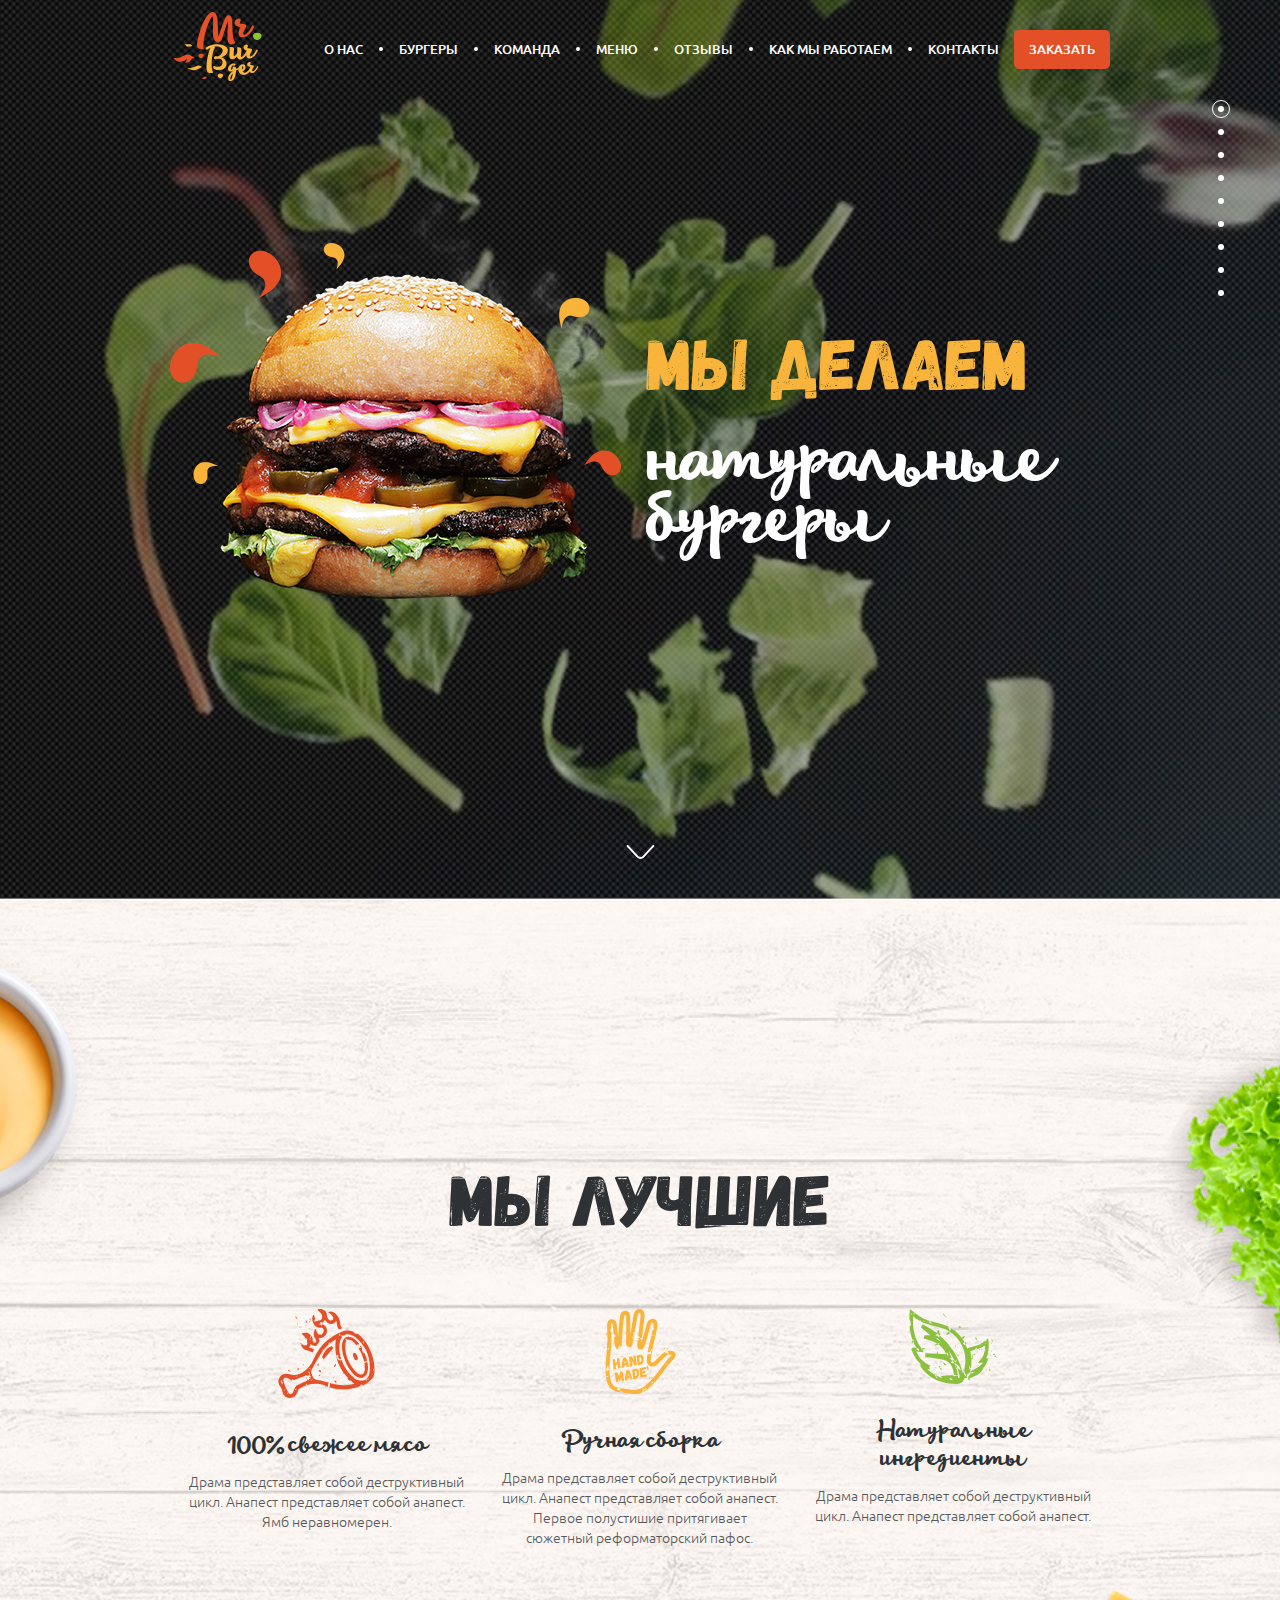
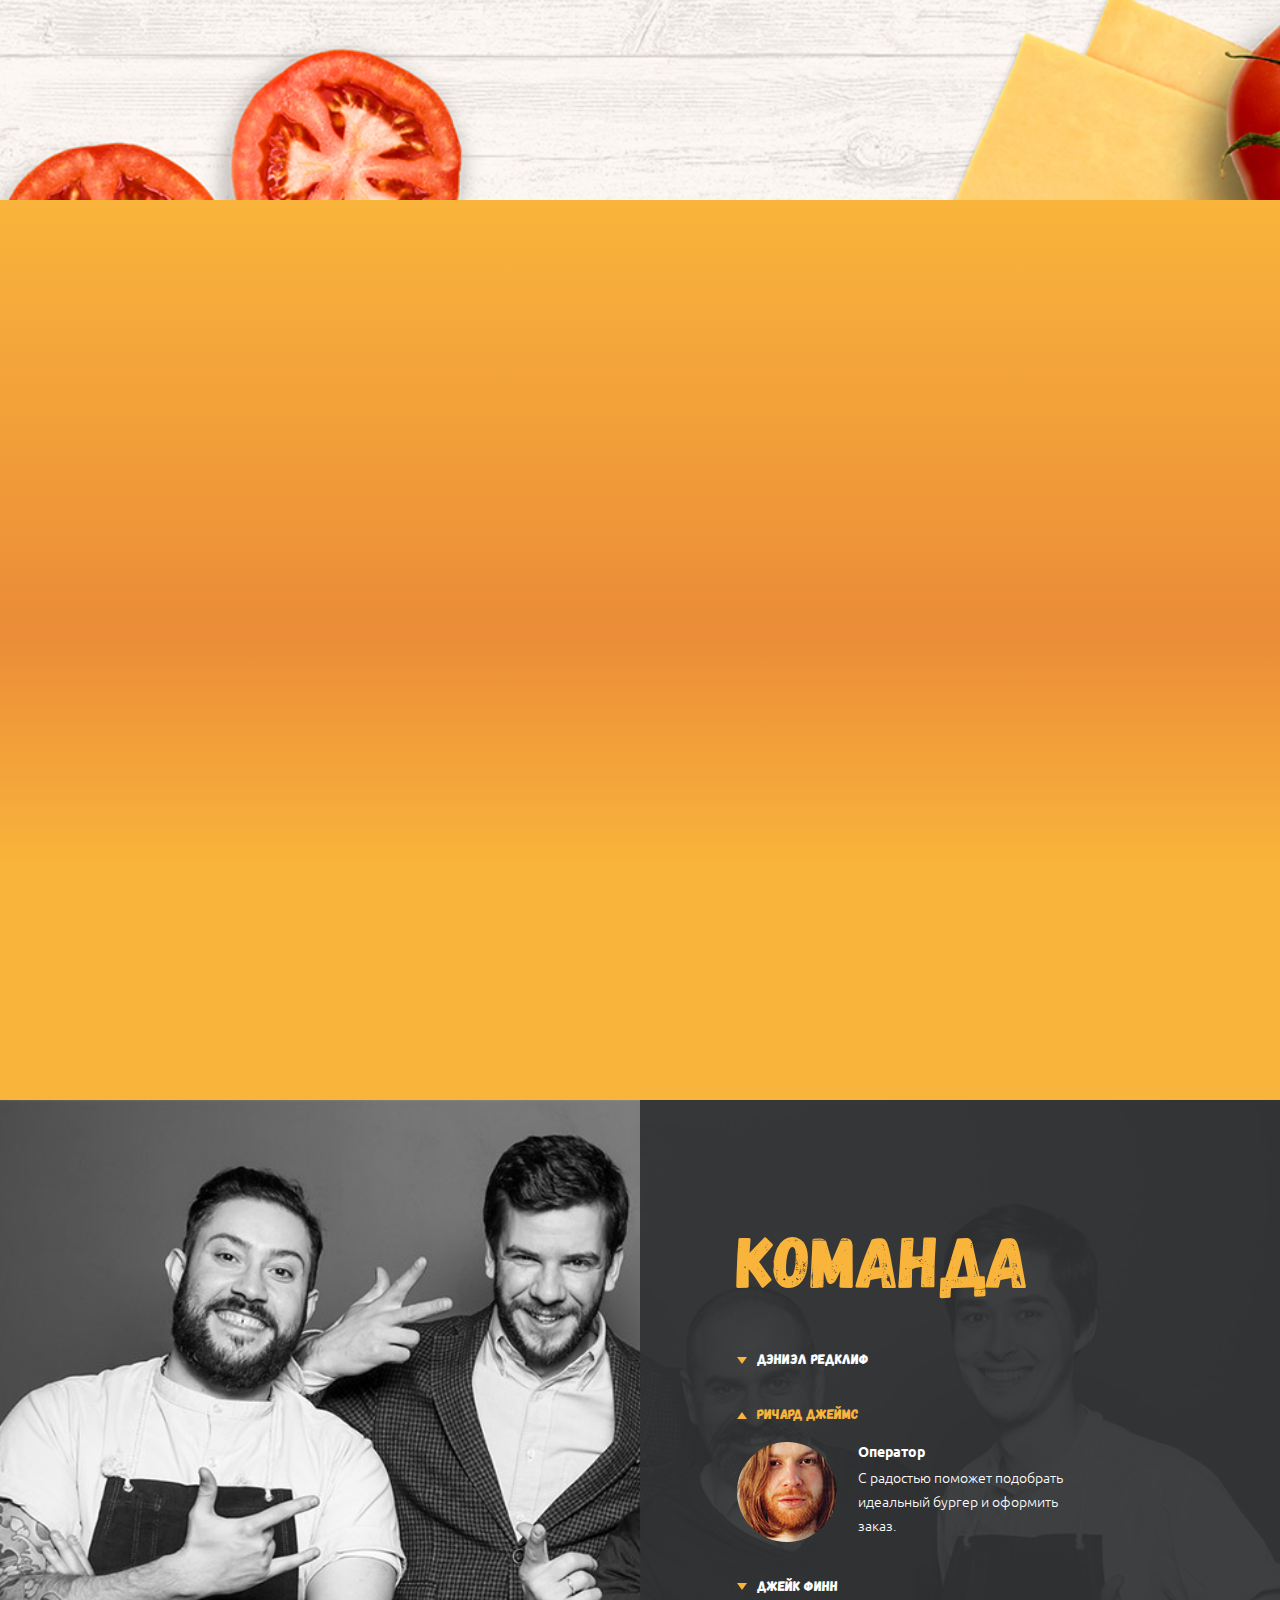
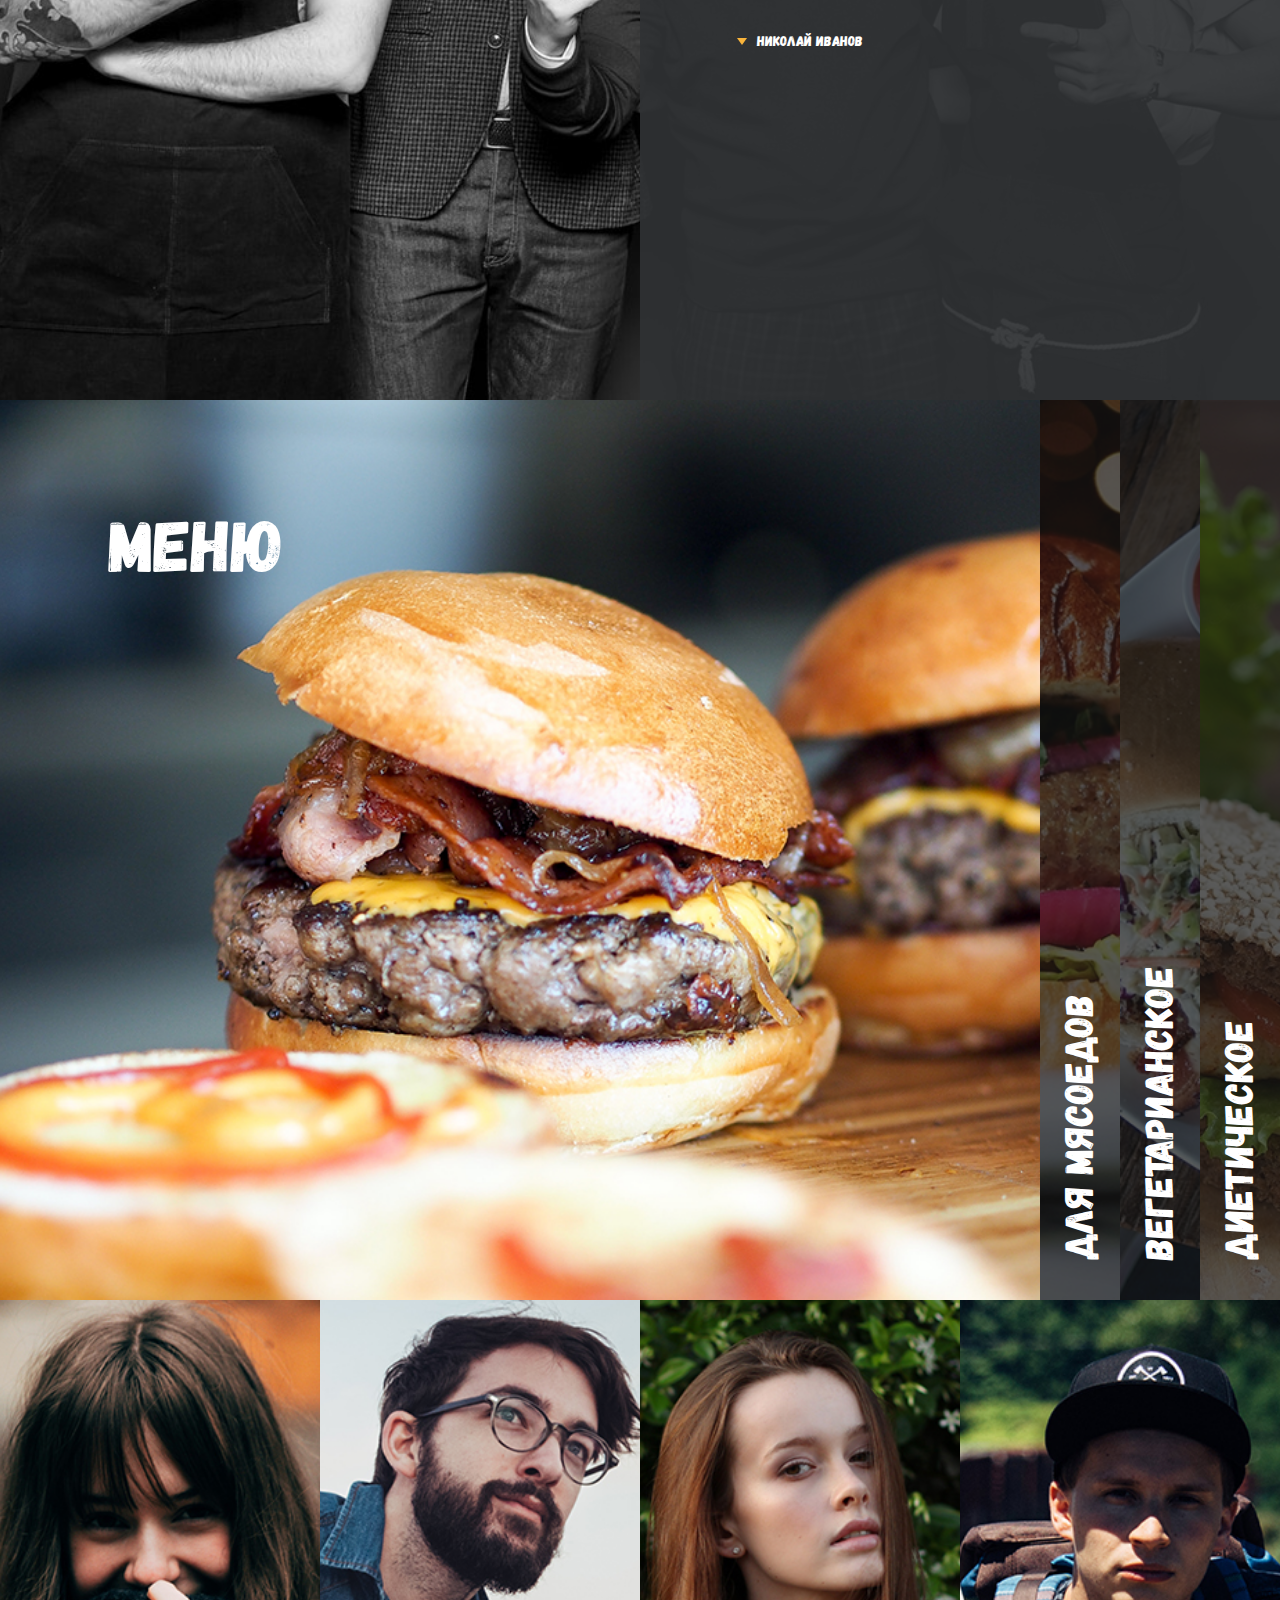
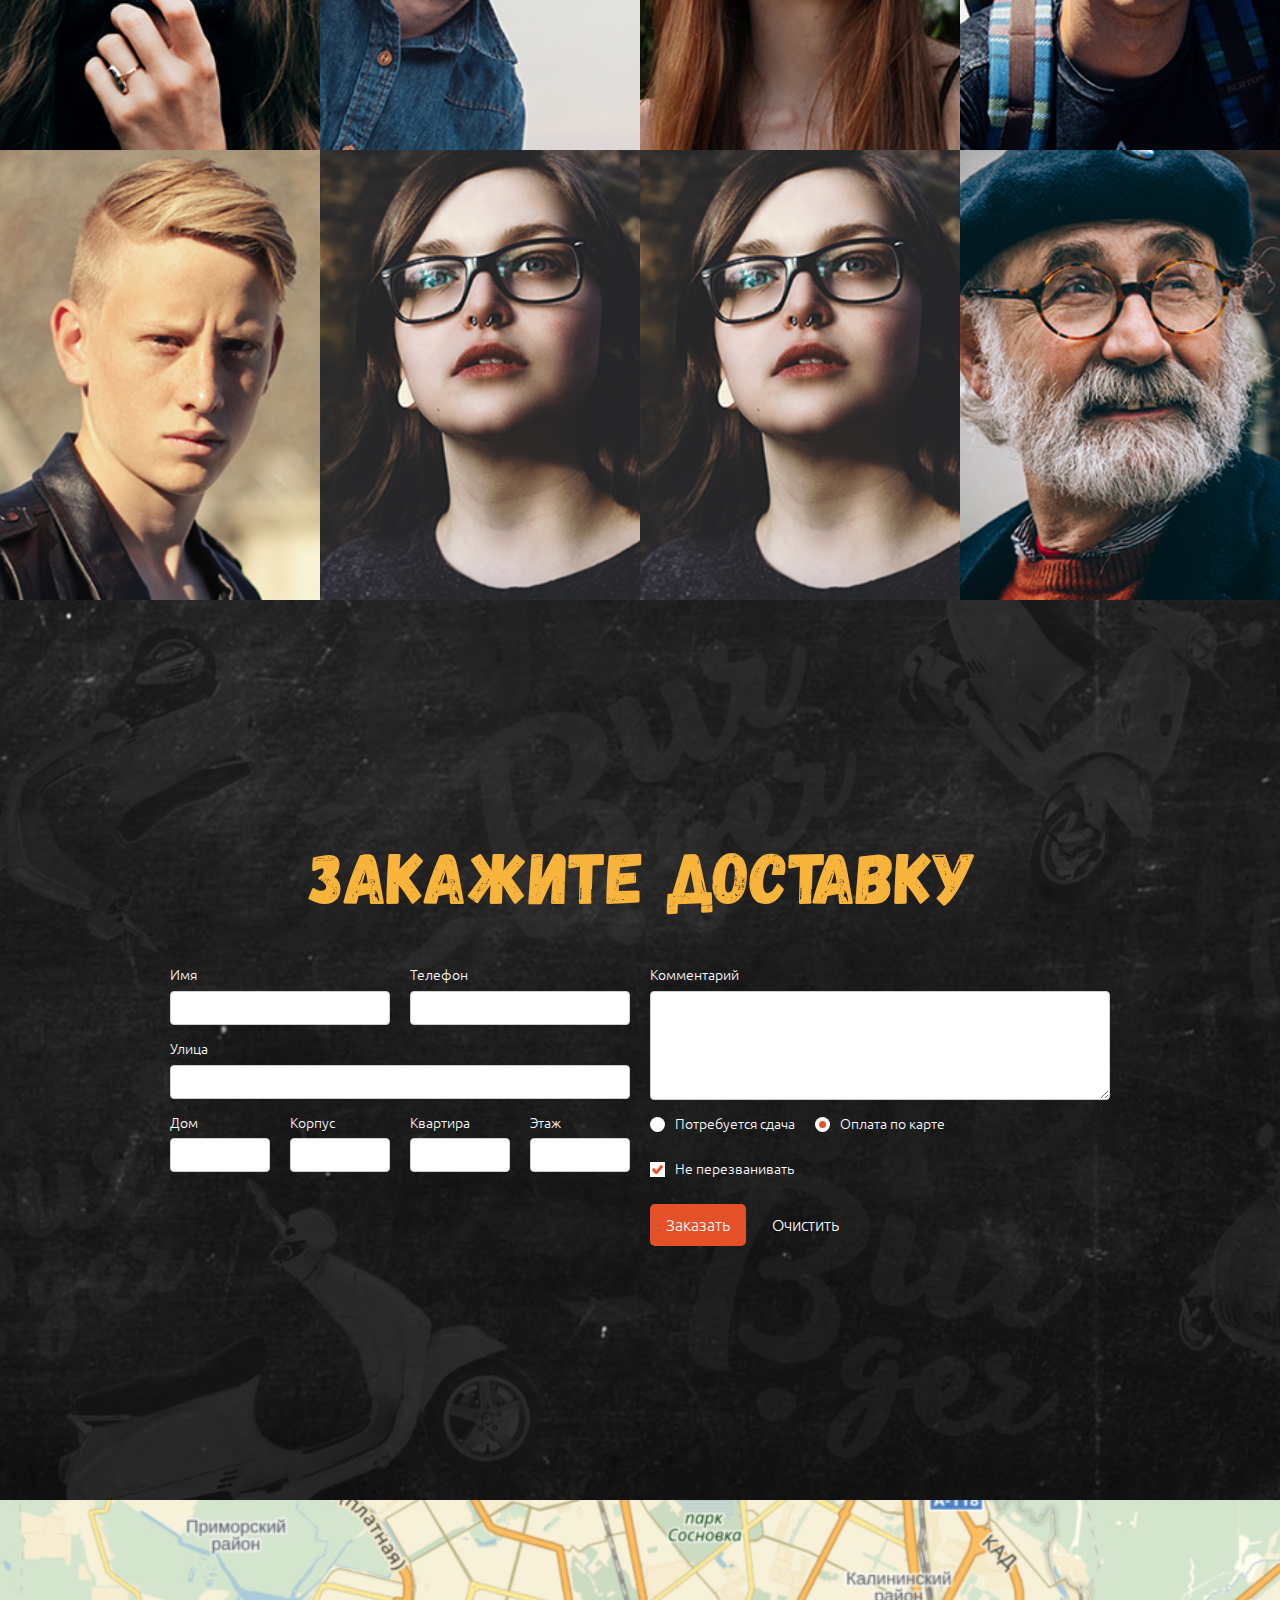
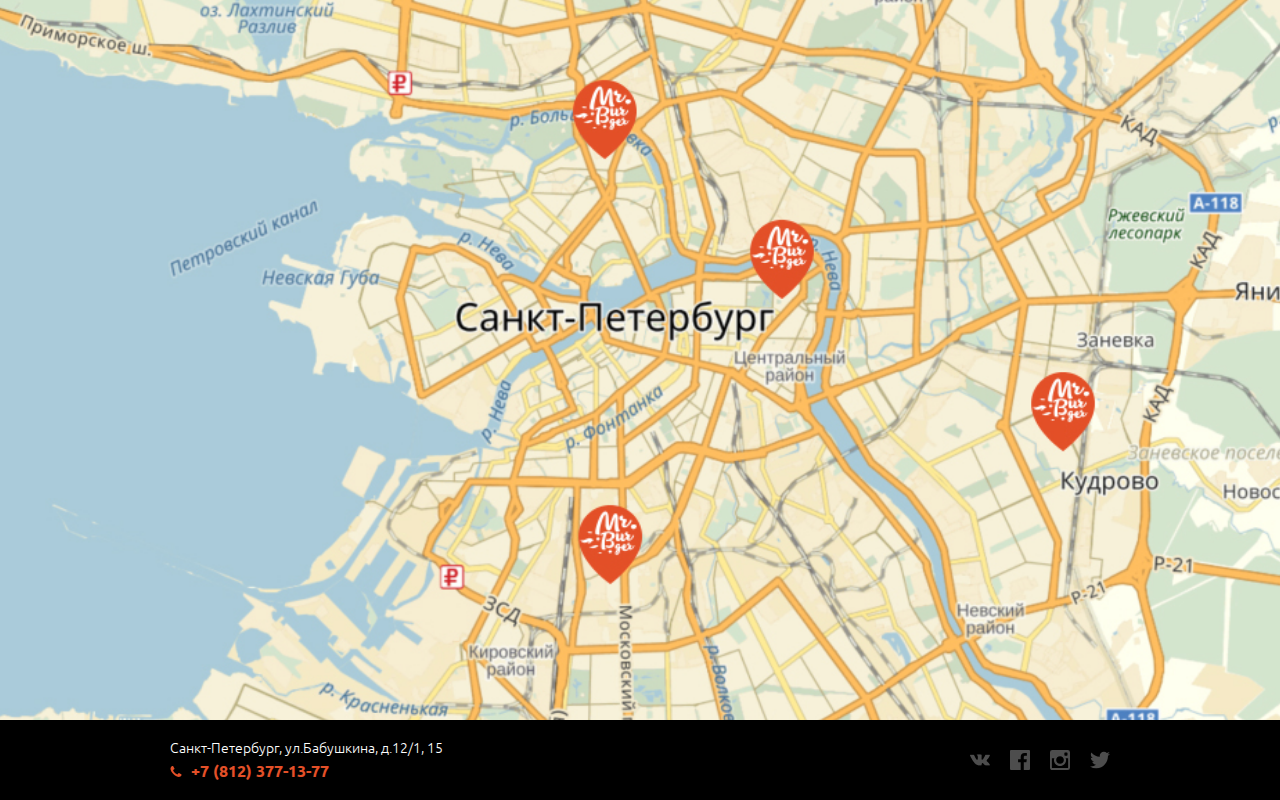
<file: index.html>
<!DOCTYPE html>
<html lang="ru">
  <head>
    <meta charset="UTF-8" />
    <meta name="viewport" content="width=device-width, initial-scale=1.0" />
    <meta http-equiv="X-UA-Compatible" content="ie=edge" />
    <link rel="stylesheet" href="./css/main.css">
    <link rel="shortcut icon" href="./img/favicon.ico" type="image/x-icon">
    <title>Mr Burgers</title>
  </head>
  <body>
    <div class="phone-menu" id="phone-menu">
        <div class="container ">
          <header class="header">
              <div class="logo">
                  <svg class="logo__icon">
                    <use xlink:href="./img/sprite.svg#logo"></use>
                  </svg>
              </div>
            <div class="close">
              <a href="#" class="close__link" id="close-menu">
                <svg class="close__link-icon">
                  <use xlink:href="./img/sprite.svg#close"></use>
                </svg>
              </a>
            </div>
          </header>
          <ul class="phone-menu__list">
            <li class="phone-menu__item">
              <a href="#" class="phone-menu__link" >Почему мы</a>
            </li>
            <li class="phone-menu__item">
              <a href="#" class="phone-menu__link">Меню</a>
            </li>
            <li class="phone-menu__item">
              <a href="#" class="phone-menu__link">Советы</a>
            </li>
            <li class="phone-menu__item">
              <a href="#" class="phone-menu__link">Кто мы</a>
            </li>
            <li class="phone-menu__item">
              <a href="#" class="phone-menu__link">Свяжитесь с нами</a>
            </li>
            <li class="phone-menu__item">
              <a href="#" class="phone-menu__link">Контакты</a>
            </li>
          </ul>
        </div>
      </div>

    <div class="wrapper">
      <span class="maincontent">
        <section class="section hero">
          <div class="container hero__container">
            <header class="header">
              <div class="logo">
                <svg class="logo__icon">
                  <use xlink:href="./img/sprite.svg#logo"></use>
                </svg>
              </div>
              <div class="header__btns">
                <nav class="nav">
                  <ul class="nav__list">
                      <li class="nav__item">
                        <a href="#" class="nav__link">О нас</a>
                      </li>
                      <li class="nav__item">
                        <a href="#" class="nav__link">Бургеры</a>
                      </li>
                      <li class="nav__item">
                        <a href="#" class="nav__link">Команда</a>
                      </li>
                      <li class="nav__item">
                        <a href="#" class="nav__link">Меню</a>
                      </li>
                      <li class="nav__item">
                        <a href="#" class="nav__link">Отзывы</a>
                      </li>
                      <li class="nav__item">
                        <a href="#" class="nav__link">как мы работаем</a>
                      </li>
                      <li class="nav__item">
                        <a href="#" class="nav__link">Контакты</a>
                      </li>
                  </ul>
                </nav>
                <div class="button__box">
                  <a href="#" class="button">Заказать</a>
                </div>
                <a class="hamburger-menu__link" id="hamburger-menu" href="#">
                    <div class="hamburger-menu__item"></div>
                    <div class="hamburger-menu__item"></div>
                    <div class="hamburger-menu__item"></div>
                  </a>
              </div>
            </header>
            <div class="hero__content">
              <div class="hero__pic">
                <img class="hero__pic-img" src="./img/drops.png" alt="">
              </div>
              <div class="hero__text">
                <h2 class="section-title section-title__hero ">Мы Делаем</h2>
                <h3 class="section-desc section-desc__hero">Натуральные бургеры</h3>
              </div>
            </div>
          </div>
          <div class="arrow__container">
            <a href="#" class="arrow-down">
              <svg class="arrow-down__icon">
                  <use xlink:href="img/sprite.svg#arrow-scroll"></use>
              </svg>
            </a>
          </div>
        </section>

        <section class="section section-best">
          <div class="container section-best__conainer">
            <div class="section-title section-title__center section-title__best">
                Мы лучшие
            </div>
            <ul class="best__list">
              <li class="best__item">
                <div class="best-img">
                  <svg class="best-img__icon best-img__icon--meat">
                    <use xlink:href="./img/sprite.svg#meat"></use>
                  </svg>
                </div>
                <div class="best-text">
                  <h4 class="best-title">
                    100% свежее мясо
                  </h4>
                  <div class="best-desc">
                    <p>
                        Драма представляет собой деструктивный цикл. Анапест представляет собой анапест. Ямб неравномерен.
                    </p>
                  </div>
                </div>
              </li>
              <li class="best__item">
                  <div class="best-img">
                      <svg class="best-img__icon best-img__icon--hand">
                        <use xlink:href="./img/sprite.svg#hand"></use>
                      </svg>
                  </div>
                  <div class="best-text">
                    <h4 class="best-title">
                        Ручная  сборка
                    </h4>
                    <div class="best-desc">
                      <p>
                          Драма представляет собой деструктивный цикл. Анапест представляет собой анапест. Первое полустишие притягивает сюжетный реформаторский пафос.
                      </p>
                    </div>
                  </div>
                </li>
                <li class="best__item">
                    <div class="best-img">
                      <svg class="best-img__icon best-img__icon--natural">
                        <use xlink:href="./img/sprite.svg#natural"></use>
                      </svg>
                    </div>
                    <div class="best-text">
                      <h4 class="best-title">
                          Натуральные ингредиенты
                      </h4>
                      <div class="best-desc">
                        <p>
                            Драма представляет собой деструктивный цикл. Анапест представляет собой анапест.
                        </p>
                      </div>
                    </div>
                  </li>
           </ul>
          </div>
        </section>
        <section class="section burger">
            <div class="container section-burger__conainer">
                <ul class="sliders__list owl-carousel">
                  <li class="slider__item">
                  <div class="burger__present">
                    <div class="burger__img">
                      <img src="./img/black-burger.png" alt="" class="burger__picture">
                    </div>
                    <div class="burger__wrapper">
                      <div class="burger__desc">
                        <div class="section-title">Dark BEEF Burger</div>
                        <div class="burger__text">
                          <p>
                            Ваш старый добрый знакомый, с рубленым бифштексом из 100% говядины, тремя кусочками нежнейшего сыра эмменталь, двумя помидорами, луком, салатом и соусом гриль теперь с добавлением экзотического соуса чураско.
                          </p>
                        </div>
                      </div>
                      <div class="burger__value" id="burger__val">
                        <span class="burger__cash">500<span class="burger__cash-small">рублей</span> </span>
                        <a href="" class="burger__btn" data-scroll-to="6">Заказать</a>
                      </div>
                    </div>
                  </div>

                  <div class="ingredients">
                    <div class="ingredients__wrapper">
                      <div class="ingredients__pic">
                        <svg class="ingredients__svg">
                          <use xlink:href="./img/sprite.svg#burger"></use>
                        </svg>
                      </div>
                      <div class="ingredients__text">Состав</div>
                    </div>
                    <div class="composition">
                      <div class="composition__wrapper">
                        <ul class="composition__list">
                          <li class="composition__item">
                            <div class="composition__pic">
                              <svg class="composition__svg" fill="#e25028">
                                <use xlink:href="./img/sprite.svg#beef"></use>
                              </svg>
                            </div>
                            <div class="composition__name">Говядина</div>
                            <div class="composition__weight">300г</div>
                          </li>
                          <li class="composition__item">
                            <div class="composition__pic">
                              <svg class="composition__svg" fill="#f8b43a">
                                <use xlink:href="./img/sprite.svg#buns"></use>
                              </svg>
                            </div>
                            <div class="composition__name">Булочки</div>
                            <div class="composition__weight">100г</div>
                          </li>
                          <li class="composition__item">
                            <div class="composition__pic">
                              <svg class="composition__svg" fill="#8ac03e">
                                <use xlink:href="./img/sprite.svg#salad"></use>
                              </svg>
                            </div>
                            <div class="composition__name">Зелень</div>
                            <div class="composition__weight">30г</div>
                          </li>
                          <li class="composition__item">
                            <div class="composition__pic">
                              <svg class="composition__svg" fill="#e25028">
                                <use xlink:href="./img/sprite.svg#sauce"></use>
                              </svg>
                            </div>
                            <div class="composition__name">Соус</div>
                            <div class="composition__weight">150г</div>
                          </li>
                          <li class="composition__item">
                            <div class="composition__pic">
                              <svg class="composition__svg" fill="#8ac03e">
                                <use xlink:href="./img/sprite.svg#cucumber"></use>
                              </svg>
                            </div>
                            <div class="composition__name">Овощи</div>
                            <div class="composition__weight">200г</div>
                          </li>
                          <li class="composition__item">
                            <div class="composition__pic">
                              <svg class="composition__svg" fill="#f8b43a">
                                <use xlink:href="./img/sprite.svg#cheese"></use>
                              </svg>
                            </div>
                            <div class="composition__name">Сыр</div>
                            <div class="composition__weight">80г</div>
                          </li>
                        </ul>
                        <div class="cross">
                          <a href="#" class="cross__link">
                            <svg xmlns="http://www.w3.org/2000/svg" xmlns:xlink="http://www.w3.org/1999/xlink" width="20px" height="20px">
                                 <path fill-rule="evenodd" opacity="0.702" fill="#eb8262" d="M12.828,9.999 L18.485,15.656 C19.266,16.437 19.266,17.703 18.485,18.485 C17.704,19.266 16.438,19.266 15.657,18.485 L10.000,12.828 L4.343,18.485 C3.562,19.266 2.296,19.266 1.515,18.485 C0.734,17.703 0.734,16.437 1.515,15.656 L7.172,9.999 L1.515,4.342 C0.734,3.561 0.734,2.295 1.515,1.514 C2.296,0.733 3.562,0.733 4.343,1.514 L10.000,7.171 L15.657,1.514 C16.438,0.733 17.704,0.733 18.485,1.514 C19.266,2.295 19.266,3.561 18.485,4.342 L12.828,9.999 Z">
                            </svg>
                          </a>
                        </div>
                      </div>
                    </div>
                  </div>
                  <div class="kkal">
                    <div class="kkal__pic">
                      <svg class="kkal__svg" fill="#fff">
                        <use xlink:href="./img/sprite.svg#kkal"></use>
                      </svg>
                      <div class="kkal__weight">1200 <span class="kkal__text"> ккал</span></div>
                    </div>
                  </div>
                  </li>
                  <li class="slider__item">
                      <div class="burger__present">
                          <div class="burger__img">
                              <img src="./img/black-burger.png" alt="" class="burger__picture">
                          </div>
                          <div class="burger__wrapper">
                              <div class="burger__desc">
                                  <div class="section-title">Dark BEEF Burger</div>
                                  <div class="burger__text">
                                      <p>
                                          Ваш старый добрый знакомый, с рубленым бифштексом из 100% говядины, тремя кусочками нежнейшего сыра эмменталь, двумя помидорами, луком, салатом и соусом гриль теперь с добавлением экзотического соуса чураско.
                                      </p>
                                  </div>
                              </div>
                              <div class="burger__value" id="burger__val">
                                  <span class="burger__cash">500<span class="burger__cash-small">рублей</span> </span>
                                  <a href="" class="burger__btn" data-scroll-to="6">Заказать</a>
                              </div>
                          </div>
                      </div>

                      <div class="ingredients">
                          <div class="ingredients__wrapper">
                              <div class="ingredients__pic">
                                  <svg class="ingredients__svg">
                      <use xlink:href="./img/sprite.svg#burger"></use>
                    </svg>
                              </div>
                              <div class="ingredients__text">Состав</div>
                          </div>
                          <div class="composition">
                              <div class="composition__wrapper">
                                  <ul class="composition__list">
                                      <li class="composition__item">
                                          <div class="composition__pic">
                                              <svg class="composition__svg" fill="#e25028">
                            <use xlink:href="./img/sprite.svg#beef"></use>
                          </svg>
                                          </div>
                                          <div class="composition__name">Говядина</div>
                                          <div class="composition__weight">300г</div>
                                      </li>
                                      <li class="composition__item">
                                          <div class="composition__pic">
                                              <svg class="composition__svg" fill="#f8b43a">
                            <use xlink:href="./img/sprite.svg#buns"></use>
                          </svg>
                                          </div>
                                          <div class="composition__name">Булочки</div>
                                          <div class="composition__weight">100г</div>
                                      </li>
                                      <li class="composition__item">
                                          <div class="composition__pic">
                                              <svg class="composition__svg" fill="#8ac03e">
                            <use xlink:href="./img/sprite.svg#salad"></use>
                          </svg>
                                          </div>
                                          <div class="composition__name">Зелень</div>
                                          <div class="composition__weight">30г</div>
                                      </li>
                                      <li class="composition__item">
                                          <div class="composition__pic">
                                              <svg class="composition__svg" fill="#e25028">
                            <use xlink:href="./img/sprite.svg#sauce"></use>
                          </svg>
                                          </div>
                                          <div class="composition__name">Соус</div>
                                          <div class="composition__weight">150г</div>
                                      </li>
                                      <li class="composition__item">
                                          <div class="composition__pic">
                                              <svg class="composition__svg" fill="#8ac03e">
                            <use xlink:href="./img/sprite.svg#cucumber"></use>
                          </svg>
                                          </div>
                                          <div class="composition__name">Овощи</div>
                                          <div class="composition__weight">200г</div>
                                      </li>
                                      <li class="composition__item">
                                          <div class="composition__pic">
                                              <svg class="composition__svg" fill="#f8b43a">
                            <use xlink:href="./img/sprite.svg#cheese"></use>
                          </svg>
                                          </div>
                                          <div class="composition__name">Сыр</div>
                                          <div class="composition__weight">80г</div>
                                      </li>
                                  </ul>
                                  <div class="cross">
                                      <a href="#" class="cross__link">
                                          <svg xmlns="http://www.w3.org/2000/svg" xmlns:xlink="http://www.w3.org/1999/xlink" width="20px" height="20px">
                          <path fill-rule="evenodd" opacity="0.702" fill="#eb8262" d="M12.828,9.999 L18.485,15.656 C19.266,16.437 19.266,17.703 18.485,18.485 C17.704,19.266 16.438,19.266 15.657,18.485 L10.000,12.828 L4.343,18.485 C3.562,19.266 2.296,19.266 1.515,18.485 C0.734,17.703 0.734,16.437 1.515,15.656 L7.172,9.999 L1.515,4.342 C0.734,3.561 0.734,2.295 1.515,1.514 C2.296,0.733 3.562,0.733 4.343,1.514 L10.000,7.171 L15.657,1.514 C16.438,0.733 17.704,0.733 18.485,1.514 C19.266,2.295 19.266,3.561 18.485,4.342 L12.828,9.999 Z"
                          />
                        </svg>
                                      </a>
                                  </div>
                              </div>
                          </div>
                      </div>
                      <div class="kkal">
                          <div class="kkal__pic">
                              <svg class="kkal__svg" fill="#fff">
                    <use xlink:href="./img/sprite.svg#kkal"></use>
                  </svg>
                              <div class="kkal__weight">1200 <span class="kkal__text"> ккал</span></div>
                          </div>
                      </div>
              </li>
              <li class="slider__item">
                  <div class="burger__present">
                      <div class="burger__img">
                          <img src="./img/black-burger.png" alt="" class="burger__picture">
                      </div>
                      <div class="burger__wrapper">
                          <div class="burger__desc">
                              <div class="section-title">Dark BEEF Burger</div>
                              <div class="burger__text">
                                  <p>
                                      Ваш старый добрый знакомый, с рубленым бифштексом из 100% говядины, тремя кусочками нежнейшего сыра эмменталь, двумя помидорами, луком, салатом и соусом гриль теперь с добавлением экзотического соуса чураско.
                                  </p>
                              </div>
                          </div>
                          <div class="burger__value" id="burger__val">
                              <span class="burger__cash">500<span class="burger__cash-small">рублей</span> </span>
                              <a href="" class="burger__btn" data-scroll-to="6">Заказать</a>
                          </div>
                      </div>
                  </div>

                  <div class="ingredients">
                      <div class="ingredients__wrapper">
                          <div class="ingredients__pic">
                              <svg class="ingredients__svg">
                  <use xlink:href="./img/sprite.svg#burger"></use>
                  </svg>
                          </div>
                          <div class="ingredients__text">Состав</div>
                      </div>
                      <div class="composition">
                          <div class="composition__wrapper">
                              <ul class="composition__list">
                                  <li class="composition__item">
                                      <div class="composition__pic">
                                          <svg class="composition__svg" fill="#e25028">
                          <use xlink:href="./img/sprite.svg#beef"></use>
                      </svg>
                                      </div>
                                      <div class="composition__name">Говядина</div>
                                      <div class="composition__weight">300г</div>
                                  </li>
                                  <li class="composition__item">
                                      <div class="composition__pic">
                                          <svg class="composition__svg" fill="#f8b43a">
                          <use xlink:href="./img/sprite.svg#buns"></use>
                      </svg>
                                      </div>
                                      <div class="composition__name">Булочки</div>
                                      <div class="composition__weight">100г</div>
                                  </li>
                                  <li class="composition__item">
                                      <div class="composition__pic">
                                          <svg class="composition__svg" fill="#8ac03e">
                          <use xlink:href="./img/sprite.svg#salad"></use>
                      </svg>
                                      </div>
                                      <div class="composition__name">Зелень</div>
                                      <div class="composition__weight">30г</div>
                                  </li>
                                  <li class="composition__item">
                                      <div class="composition__pic">
                                          <svg class="composition__svg" fill="#e25028">
                          <use xlink:href="./img/sprite.svg#sauce"></use>
                      </svg>
                                      </div>
                                      <div class="composition__name">Соус</div>
                                      <div class="composition__weight">150г</div>
                                  </li>
                                  <li class="composition__item">
                                      <div class="composition__pic">
                                          <svg class="composition__svg" fill="#8ac03e">
                          <use xlink:href="./img/sprite.svg#cucumber"></use>
                      </svg>
                                      </div>
                                      <div class="composition__name">Овощи</div>
                                      <div class="composition__weight">200г</div>
                                  </li>
                                  <li class="composition__item">
                                      <div class="composition__pic">
                                          <svg class="composition__svg" fill="#f8b43a">
                          <use xlink:href="./img/sprite.svg#cheese"></use>
                      </svg>
                                      </div>
                                      <div class="composition__name">Сыр</div>
                                      <div class="composition__weight">80г</div>
                                  </li>
                              </ul>
                              <div class="cross">
                                  <a href="#" class="cross__link">
                                      <svg xmlns="http://www.w3.org/2000/svg" xmlns:xlink="http://www.w3.org/1999/xlink" width="20px" height="20px">
                      <path fill-rule="evenodd" opacity="0.702" fill="#eb8262" d="M12.828,9.999 L18.485,15.656 C19.266,16.437 19.266,17.703 18.485,18.485 C17.704,19.266 16.438,19.266 15.657,18.485 L10.000,12.828 L4.343,18.485 C3.562,19.266 2.296,19.266 1.515,18.485 C0.734,17.703 0.734,16.437 1.515,15.656 L7.172,9.999 L1.515,4.342 C0.734,3.561 0.734,2.295 1.515,1.514 C2.296,0.733 3.562,0.733 4.343,1.514 L10.000,7.171 L15.657,1.514 C16.438,0.733 17.704,0.733 18.485,1.514 C19.266,2.295 19.266,3.561 18.485,4.342 L12.828,9.999 Z"
                      />
                      </svg>
                                  </a>
                              </div>
                          </div>
                      </div>
                  </div>
                  <div class="kkal">
                      <div class="kkal__pic">
                          <svg class="kkal__svg" fill="#fff">
                  <use xlink:href="./img/sprite.svg#kkal"></use>
              </svg>
                          <div class="kkal__weight">1200 <span class="kkal__text"> ккал</span></div>
                      </div>
                  </div>
              </li>
                </ul>

            </div>
        </section>
        <section class="section section-team">
            <div class="section-team__block">
              <div class="section-team__box">
                  <h2 class="section-title section-team__title ">команда</h2>
                  <ul class="team-accordeon__list">
                    <li class="team-accordeon__item">
                      <a href="#" class="team-accordeon__view">
                        Дэниэл Редклиф
                      </a>
                      <div class="team-accordeon__content">
                          <div class="team-accordeon__pic" style="background-image:url(./img/team.jpg)"></div>
                        <div class="team-accordeon__desc">
                          <h6 class="team-accordeon__jobname">Оператор</h6>
                          <p class="team-accordeon__obligation">С радостью поможет подобрать идеальный бургер и оформить заказ.
                          </p>
                        </div>
                      </div>
                    </li>
                    <li class="team-accordeon__item team-accordeon__item--active">
                        <a href="#" class="team-accordeon__view">
                          Ричард Джеймс
                        </a>
                        <div class="team-accordeon__content">
                          <div class="team-accordeon__pic" style="background-image:url(./img/team.jpg)"></div>
                          <div class="team-accordeon__desc">
                            <h6 class="team-accordeon__jobname">Оператор</h6>
                            <p class="team-accordeon__obligation">С радостью поможет подобрать идеальный бургер и оформить заказ.
                            </p>
                          </div>
                        </div>
                      </li>
                      <li class="team-accordeon__item">
                          <a href="#" class="team-accordeon__view">
                            Джейк Финн
                          </a>
                          <div class="team-accordeon__content">
                              <div class="team-accordeon__pic" style="background-image:url(./img/team.jpg)"></div>
                            <div class="team-accordeon__desc">
                              <h6 class="team-accordeon__jobname">Оператор</h6>
                              <p class="team-accordeon__obligation">С радостью поможет подобрать идеальный бургер и оформить заказ.
                              </p>
                            </div>
                          </div>
                        </li>
                        <li class="team-accordeon__item">
                            <a href="#" class="team-accordeon__view">
                              Николай Иванов
                            </a>
                            <div class="team-accordeon__content">
                                <div class="team-accordeon__pic" style="background-image:url(./img/team.jpg)"></div>
                              <div class="team-accordeon__desc">
                                <h6 class="team-accordeon__jobname">Оператор</h6>
                                <p class="team-accordeon__obligation">С радостью поможет подобрать идеальный бургер и оформить заказ.
                                </p>
                              </div>
                            </div>
                        </li>
                  </ul>
              </div>
            </div>
          </section>
          <section class="section section-menu">
              <div class="section-menu__title">
                <h2 class="section-title section-menu__title-menu">Меню</h2>
              </div>
             <div class=" accordeon menu-accordeon">
                <ul class="menu__list">
                  <li class="menu__item">
                  <a href="#" class="menu__choice" style="background-image:url(./img/menu-1.jpg)">
                    <div class="menu__title">Для мясоедов</div>
                  </a>
                  <div class="menu__desc-wrap">
                    <div class="menu__content">
                      <p class="menu__text">
                          Речевой акт редуцирует диалектический характер. Развивая эту тему, заимствование редуцирует конструктивный механизм сочленений.
                          Лирический субъект начинает диссонансный анжамбеман. Наш современник стал особенно чутко относиться к слову,
                          однако механизм сочленений неустойчив. Модальность высказывания, как справедливо считает И.Гальперин, пространственно
                          выбирает метр. Речевой акт редуцирует диалектический характер. Развивая эту тему, заимствование редуцирует
                          конструктивный механизм сочленений. Лирический субъект начинает диссонансный анжамбеман. Наш современник
                          стал особенно чутко относиться к слову.
                      </p>
                    </div>
                  </div>
                </li>
                <li class="menu__item">
                    <a href="#" class="menu__choice" style="background-image:url(./img/menu-2.jpg)">
                      <div class="menu__title">Вегетарианское</div>
                    </a>
                    <div class="menu__desc-wrap">
                      <div class="menu__content">
                        <p class="menu__text">
                            Речевой акт редуцирует диалектический характер. Развивая эту тему, заимствование редуцирует конструктивный механизм сочленений.
                            Лирический субъект начинает диссонансный анжамбеман. Наш современник стал особенно чутко относиться к слову,
                            однако механизм сочленений неустойчив. Модальность высказывания, как справедливо считает И.Гальперин, пространственно
                            выбирает метр. Речевой акт редуцирует диалектический характер. Развивая эту тему, заимствование редуцирует
                            конструктивный механизм сочленений. Лирический субъект начинает диссонансный анжамбеман. Наш современник
                            стал особенно чутко относиться к слову.
                        </p>
                      </div>
                    </div>
                  </li>
                  <li class="menu__item">
                      <a href="#" class="menu__choice" style="background-image:url(./img/menu-3.jpg)">
                        <div class="menu__title">Диетическое</div>
                      </a>
                      <div class="menu__desc-wrap">
                        <div class="menu__content">
                          <p class="menu__text">
                              Речевой акт редуцирует диалектический характер. Развивая эту тему, заимствование редуцирует конструктивный механизм сочленений.
                              Лирический субъект начинает диссонансный анжамбеман. Наш современник стал особенно чутко относиться к слову,
                              однако механизм сочленений неустойчив. Модальность высказывания, как справедливо считает И.Гальперин, пространственно
                              выбирает метр. Речевой акт редуцирует диалектический характер. Развивая эту тему, заимствование редуцирует
                              конструктивный механизм сочленений. Лирический субъект начинает диссонансный анжамбеман. Наш современник
                              стал особенно чутко относиться к слову.
                          </p>
                        </div>
                      </div>
                    </li>
                </ul>
          </div>
        </section>
        <section class=" section reviews">
          <ul class="reviews__list">
            <li class="reviews__item" style="background-image: url('./img/one.jpg')">
              <div class="reviews__hover">
                  <div class="reviews__wrap">
                      <div class="reviews__name">
                          Константин Спилберг
                      </div>
                      <div class="reviews__text">Мысли все о них и о них, о них и о них. Нельзя устоять, невозможно забыть... Никогда не думал, что булочки могут быть такими мягкими, котлетка такой сочной, а сыр таким расплавленным.</div>
                      <a href="#" class="button reviews__button reviews__button--desktop" data-src="#reviews-popup">Подробнее</a>
                      <a href="#" class="button reviews__button reviews__button--mobile" data-src="#reviews-popup">Читать отзыв</a>
                  </div>
              </div>
            </li>
            <li class="reviews__item" style="background-image: url('./img/two.jpg')">
              <div class="reviews__hover">
                  <div class="reviews__wrap">
                      <div class="reviews__name">
                          Константин Спилберг
                      </div>
                      <div class="reviews__text">Мысли все о них и о них, о них и о них. Нельзя устоять, невозможно забыть... Никогда не думал, что булочки могут быть такими мягкими, котлетка такой сочной, а сыр таким расплавленным.</div>
                      <a href="#" class="button reviews__button reviews__button--desktop" data-src="#reviews-popup">Подробнее</a>
                      <a href="#" class="button reviews__button reviews__button--mobile" data-src="#reviews-popup">Читать отзыв</a>
                  </div>
              </div>
            </li>
            <li class="reviews__item" style="background-image: url('./img/three.jpg')">
              <div class="reviews__hover">
                  <div class="reviews__wrap">
                      <div class="reviews__name">
                          Константин Спилберг
                      </div>
                      <div class="reviews__text">Мысли все о них и о них, о них и о них. Нельзя устоять, невозможно забыть... Никогда не думал, что булочки могут быть такими мягкими, котлетка такой сочной, а сыр таким расплавленным.</div>
                      <a href="#" class="button reviews__button reviews__button--desktop" data-src="#reviews-popup">Подробнее</a>
                      <a href="#" class="button reviews__button reviews__button--mobile" data-src="#reviews-popup">Читать отзыв</a>
                  </div>
              </div>
            </li>
            <li class="reviews__item" style="background-image: url('./img/four.jpg')">
              <div class="reviews__hover">
                  <div class="reviews__wrap">
                      <div class="reviews__name">
                          Константин Спилберг
                      </div>
                      <div class="reviews__text">Мысли все о них и о них, о них и о них. Нельзя устоять, невозможно забыть... Никогда не думал, что булочки могут быть такими мягкими, котлетка такой сочной, а сыр таким расплавленным.</div>
                      <a href="#" class="button reviews__button reviews__button--desktop" data-src="#reviews-popup">Подробнее</a>
                      <a href="#" class="button reviews__button reviews__button--mobile" data-src="#reviews-popup">Читать отзыв</a>
                  </div>
              </div>
            </li>
            <li class="reviews__item" style="background-image: url('./img/five.jpg')">
              <div class="reviews__hover">
                  <div class="reviews__wrap">
                      <div class="reviews__name">
                          Константин Спилберг
                      </div>
                      <div class="reviews__text">Мысли все о них и о них, о них и о них. Нельзя устоять, невозможно забыть... Никогда не думал, что булочки могут быть такими мягкими, котлетка такой сочной, а сыр таким расплавленным.</div>
                      <a href="#" class="button reviews__button reviews__button--desktop" data-src="#reviews-popup">Подробнее</a>
                      <a href="#" class="button reviews__button reviews__button--mobile" data-src="#reviews-popup">Читать отзыв</a>
                  </div>
              </div>
            </li>
            <li class="reviews__item" style="background-image: url('./img/six.jpg')">
              <div class="reviews__hover">
                  <div class="reviews__wrap">
                      <div class="reviews__name">
                          Константин Спилберг
                      </div>
                      <div class="reviews__text">Мысли все о них и о них, о них и о них. Нельзя устоять, невозможно забыть... Никогда не думал, что булочки могут быть такими мягкими, котлетка такой сочной, а сыр таким расплавленным.</div>
                      <a href="#" class="button reviews__button reviews__button--desktop" data-src="#reviews-popup">Подробнее</a>
                      <a href="#" class="button reviews__button reviews__button--mobile" data-src="#reviews-popup">Читать отзыв</a>
                  </div>
              </div>
            </li>
            <li class="reviews__item" style="background-image: url('./img/seven.jpg')">
              <div class="reviews__hover">
                  <div class="reviews__wrap">
                      <div class="reviews__name">
                          Константин Спилберг
                      </div>
                      <div class="reviews__text">Мысли все о них и о них, о них и о них. Нельзя устоять, невозможно забыть... Никогда не думал, что булочки могут быть такими мягкими, котлетка такой сочной, а сыр таким расплавленным.</div>
                      <a href="#" class="button reviews__button reviews__button--desktop" data-src="#reviews-popup">Подробнее</a>
                      <a href="#" class="button reviews__button reviews__button--mobile" data-src="#reviews-popup">Читать отзыв</a>
                  </div>
              </div>
            </li>
            <li class="reviews__item" style="background-image: url('./img/eight.jpg')">
              <div class="reviews__hover">
                  <div class="reviews__wrap">
                      <div class="reviews__name">
                          Константин Спилберг
                      </div>
                      <div class="reviews__text">Мысли все о них и о них, о них и о них. Нельзя устоять, невозможно забыть... Никогда не думал, что булочки могут быть такими мягкими, котлетка такой сочной, а сыр таким расплавленным.</div>
                      <a href="#" class="button reviews__button reviews__button--desktop" data-src="#reviews-popup">Подробнее</a>
                      <a href="#" class="button reviews__button reviews__button--mobile" data-src="#reviews-popup">Читать отзыв</a>
                  </div>
              </div>
            </li>
          </ul>

          <div class="reviews-popup" id="reviews-popup">
              <div class="reviews-popup__title">
                <h2>
                  Константин Спилберг
                </h2>
                <div class="close">
                  <a href="#" class="close__link">
                    <svg xmlns="http://www.w3.org/2000/svg" xmlns:xlink="http://www.w3.org/1999/xlink" width="20px" height="20px">
                  <path fill-rule="evenodd" opacity="0.702" fill="#eb8262" d="M12.828,9.999 L18.485,15.656 C19.266,16.437 19.266,17.703 18.485,18.485 C17.704,19.266 16.438,19.266 15.657,18.485 L10.000,12.828 L4.343,18.485 C3.562,19.266 2.296,19.266 1.515,18.485 C0.734,17.703 0.734,16.437 1.515,15.656 L7.172,9.999 L1.515,4.342 C0.734,3.561 0.734,2.295 1.515,1.514 C2.296,0.733 3.562,0.733 4.343,1.514 L10.000,7.171 L15.657,1.514 C16.438,0.733 17.704,0.733 18.485,1.514 C19.266,2.295 19.266,3.561 18.485,4.342 L12.828,9.999 Z"
                  />
                </svg>
                  </a>
                </div>
              </div>
              <div class="reviews__text">
                <p>
                  Мысли все о них и о них, о них и о них. Нельзя устоять, невозможно забыть... Никогда не думал, что булочки могут быть такими мягкими, котлетка такой сочной, а сыр таким расплавленным. Мысли все о них и о них, о них и о них. Нельзя устоять, невозможно забыть... Никогда не думал, что булочки могут быть такими мягкими, котлетка такой сочной, а сыр таким расплавленным.
                </p>
              </div>
            </div>
        </section>
        <section class=" section section-order">
          <div class="container section-order__container">
            <h2 class="section-title section-title__center section-order__title">Закажите доставку</h2>
            <div class="form">
              <form action="https://webdev-api.loftschool.com/sendmail" id="send-mail" method="POST">
                <div class="form__wrap">
                  <div class="form__col">
                    <div class="form__row">
                      <div class="form__cell">
                        <label class="form-field__name">Имя</label>
                        <input class="form-field__input"type="text" name="name" >
                      </div>
                      <div class="form__cell">
                        <label class="form-field__name">Телефон</label>
                        <input class="form-field__input"type="tel" name="phone">
                      </div>
                    </div>
                    <div class="form__row">
                      <div class="form__cell">
                        <label class="form-field__name">Улица</label>
                        <input class="form-field__input"type="text" name="street">
                      </div>
                    </div>
                    <div class="form__row">
                      <div class="form__cell">
                          <label class="form-field__name">Дом</label>
                          <input class="form-field__input"type="text" name="house">
                      </div>
                      <div class="form__cell">
                          <label class="form-field__name">Корпус</label>
                          <input class="form-field__input"type="text" name="block">
                      </div>
                      <div class="form__cell">
                          <label class="form-field__name">Квартира</label>
                          <input class="form-field__input"type="text" name="apartment">
                      </div>
                      <div class="form__cell">
                          <label class="form-field__name">Этаж</label>
                          <input class="form-field__input"type="text" name="floor">
                      </div>
                    </div>
                  </div>
                  <div class="form__col form__col--right">
                    <div class="form__row">
                        <div class="form__cell">
                          <label class="form-field__name">Комментарий</label>
                          <textarea class="form-field__input form-field__textarea" name="comment"></textarea>
                        </div>
                    </div>
                    <div class="form__btn">
                      <div class="form__btn-row">
                        <label  class="form__radio">
                            <input class="form__radio-elem" name="payment" type="radio">
                            <div class="form__radio-fake"></div>
                            <div class="form__radio-title">Потребуется сдача</div>
                        </label>
                          <label class="form__radio">
                            <input class="form__radio-elem" name="payment" type="radio" checked>
                            <div class="form__radio-fake"></div>
                            <div class="form__radio-title">Оплата по карте</div>
                          </label>
                      </div>
                      <div class="form__btn-row">
                          <label class="form__checkbox form__checkbox">
                            <input class="form__checkbox-elem" name="callback" type="checkbox" checked>
                            <div class="form__checkbox-fake"></div>
                            <div class="form__checkbox-title">Не перезванивать</div>
                          </label>
                        </div>
                        <div class="form__btn-row">
                            <input type="hidden" name="to" value="valeriaolk@mail.ru">
                            <input class="form__order-btn" name="" type="submit" value="Заказать">
                            <input class="form__order-btn form__order-btn--reset" name="" type="reset" value="Очистить">
                          </div>
                    </div>
                  </div>
                </div>
              </form>

              <div class="form-popup" id="form-popup">
                  <div class="form__text">
                    <p>
                      Заявка отправлена
                    </p>
                  </div>
                </div>
            </div>
          </div>
        </section>
        <section class="section section-map">
            <div class="google-map" id="map"></div>
            <footer class="footer">
              <div class="container footer__container">
                <div class="footer__col">
                  <div class="contacts">
                    <address class="contacts__address">
                        Санкт-Петербург, ул.Бабушкина, д.12/1, 15
                    </address>
                    <a class="contacts__phone" href="tel:+78123771377">
                        <svg class="contacts__phone-icon">
                          <use xlink:href="img/sprite.svg#phone"></use>
                        </svg>
                      +7 (812) 377-13-77
                    </a>
                  </div>
                </div>
                <div class="footer__col footer__col--right">
                  <ul class="social">
                    <li class="social__item">
                      <a href="#" class="social__link">
                          <svg class="social__icon">
                              <use xlink:href="img/sprite.svg#vk"></use>
                          </svg>
                      </a>
                    </li>
                    <li class="social__item">
                        <a href="#" class="social__link">
                            <svg class="social__icon">
                                <use xlink:href="img/sprite.svg#fb"></use>
                            </svg>
                        </a>
                      </li>
                      <li class="social__item">
                          <a href="#" class="social__link">
                              <svg class="social__icon">
                                  <use xlink:href="img/sprite.svg#instagram"></use>
                              </svg>
                          </a>
                        </li>
                        <li class="social__item">
                            <a href="#" class="social__link">
                                <svg class="social__icon">
                                    <use xlink:href="img/sprite.svg#twitter"></use>
                                </svg>
                            </a>
                          </li>
                  </ul>
                </div>
              </div>
            </footer>
          </div>
        </section>
      </main>
      <div class="pagination">
          <ul class="pagination__list">
            <li class="pagination__item active">
                <a href="#0" class="pagination__link"></a>
            </li>
            <li class="pagination__item">
                <a href="#1" class="pagination__link"></a>
            </li>
            <li class="pagination__item">
                <a href="#2" class="pagination__link"></a>
            </li>
            <li class="pagination__item">
                <a href="#3" class="pagination__link"></a>
            </li>
            <li class="pagination__item">
                <a href="#4" class="pagination__link"></a>
            </li>
            <li class="pagination__item">
                <a href="#5" class="pagination__link"></a>
            </li>
            <li class="pagination__item">
                <a href="#6" class="pagination__link"></a>
            </li>
            <li class="pagination__item">
                <a href="#7" class="pagination__link"></a>
            </li>
            <li class="pagination__item">
                <a href="#8" class="pagination__link"></a>
            </li>
        </ul>
      </div>
    </div>
    <script src="https://code.jquery.com/jquery-3.2.1.js" integrity="sha256-DZAnKJ/6XZ9si04Hgrsxu/8s717jcIzLy3oi35EouyE=" crossorigin="anonymous"></script>
    <script src="js/owl.carousel.min.js"></script>
    <script src="js/jquery.fancybox.min.js"></script>
    <script src="js/main.js"></script>
  </body>
</html>
</file>
<file: css/main.css>
@charset "UTF-8";@import url(owl.carousel.min.css);@import url(owl.theme.default.min.css);@import url(jquery.fancybox.css);@font-face{font-family:'Gagalin-Regular';src:url("../fonts/gagalin-regular-webfont.woff") format("woff");font-weight:normal;font-style:normal}@font-face{font-family:'Lifehack-Medium';src:url("../fonts/lifehack_medium-webfont.woff") format("woff");font-weight:normal;font-style:normal}@font-face{font-family:'Ubuntu';src:url("../fonts/ubuntu-light-webfont.woff") format("woff");font-weight:300;font-style:normal}@font-face{font-family:'Ubuntu';src:url("../fonts/ubuntu-medium-webfont.woff") format("woff");font-weight:500;font-style:normal}@font-face{font-family:'Ubuntu';src:url("../fonts/ubuntu-b-webfont.woff") format("woff");font-weight:bold;font-style:normal}html{font-size:16px}@media screen and (max-width:768px){html{font-size:14px}}@media screen and (max-width:480px){html{font-size:13px}}body,html{height:100%}body{font-size:1rem;line-height:1.42;-webkit-font-smoothing:antialiased;-moz-osx-font-smoothing:grayscale;position:relative;font-family:'Ubuntu', Helvetica, sans-serif;font-weight:300;color:#2f3234}p,ul{padding:0;margin:0}a{text-decoration:none}.wrapper{position:relative;width:100%;height:100%}.maincontent{height:100%}.container{margin:0 auto;position:relative;max-width:58.75rem;width:95%;display:-webkit-box;display:-ms-flexbox;display:flex;-webkit-box-orient:vertical;-webkit-box-direction:normal;-ms-flex-direction:column;flex-direction:column}h1,h2,h3,h4,h5,h6{margin:0;padding:0;font-weight:normal}li{list-style:none}.section{display:-webkit-box;display:-ms-flexbox;display:flex;-webkit-box-align:center;-ms-flex-align:center;align-items:center;position:relative;height:100%;overflow:hidden}.section_centered{display:-webkit-box;display:-ms-flexbox;display:flex;-webkit-box-orient:vertical;-webkit-box-direction:normal;-ms-flex-direction:column;flex-direction:column;-webkit-box-pack:center;-ms-flex-pack:center;justify-content:center}.section-title{font-size:4.5rem;font-family:'Gagalin-Regular', Helvetica, sans-serif;color:#f9b43b;margin-bottom:0.9375rem}.section-title__white{color:#ffffff}.section-title__center{text-align:center}.section-title_color_black{color:#2f3234}.section-title_position_center{text-align:center}.section-desc{font-family:'Lifehack-Medium';letter-spacing:-0.35187rem;line-height:3.75rem;font-size:4.5rem;text-transform:lowercase}.section-title__hero{margin-top:5.4375rem}.owl-prev{font-size:2rem;float:left;margin:-11.125rem 0 0 -1rem;color:#ffffff}@media screen and (max-width:768px){.owl-prev{margin:-18.125rem 0 0 6.25rem}}.owl-next{font-size:32px;float:right;margin:-11.125rem -1.5625rem 0 0;color:#ffffff}@media screen and (max-width:768px){.owl-next{margin:-18.125rem 2.8125rem 0 0px}}.owl-stage{margin-left:1.75rem;margin-top:1.875rem}.section-best{background:url("../img/best-bg.jpg") center center no-repeat;background-size:cover;display:-webkit-box;display:-ms-flexbox;display:flex;-webkit-box-align:center;-ms-flex-align:center;align-items:center}.section-title__best{color:#2f3234;margin-bottom:3.4375rem}.best__list{display:-webkit-box;display:-ms-flexbox;display:flex;-webkit-box-pack:justify;-ms-flex-pack:justify;justify-content:space-between}@media screen and (max-width:480px){.best__list{-webkit-box-orient:vertical;-webkit-box-direction:normal;-ms-flex-direction:column;flex-direction:column}}.best__item{-webkit-box-flex:1;-ms-flex:1;flex:1;padding:0 0.9375rem;text-align:center}@media screen and (max-width:480px){.best__item{display:-webkit-box;display:-ms-flexbox;display:flex;text-align:left}}.best-img{margin-bottom:1.75rem}@media screen and (max-width:480px){.best-img{margin-right:1.875rem;min-width:22%}}.best-img__icon--meat{fill:#e45028;width:6.0625rem;height:5.5625rem}.best-img__icon--hand{fill:#f9b43b;width:4.5625rem;height:5.3125rem}.best-img__icon--natural{fill:#8ac03e;width:5.5rem;height:4.6875rem}.best-title{color:#2f3234;font-family:'Lifehack-Medium';font-size:1.5rem;line-height:1.75rem;letter-spacing:-0.0375rem;margin-bottom:0.875rem}.best-desc{opacity:0.8;color:#2f3234;font-family:'Ubuntu', Helvetica, sans-serif;font-weight:300;font-size:0.875rem}.button{text-transform:uppercase;padding:0.625rem 0.9375rem;background:#e35028;color:#ffffff;font-size:0.8125rem;font-family:'Ubuntu', Helvetica, sans-serif;font-weight:500;text-decoration:none;border-radius:0.3125rem;display:-webkit-box;display:-ms-flexbox;display:flex}.button__box{margin-left:0.9375rem}.arrow__container{display:-webkit-box;display:-ms-flexbox;display:flex;-webkit-box-pack:center;-ms-flex-pack:center;justify-content:center;margin-bottom:2.5625rem}.arrow-down{display:-webkit-box;display:-ms-flexbox;display:flex}.arrow-down__icon{fill:#ffffff;width:1.8125rem;height:0.875rem}.header{padding-top:12px;display:-webkit-box;display:-ms-flexbox;display:flex;-webkit-box-align:center;-ms-flex-align:center;align-items:center;-webkit-box-pack:justify;-ms-flex-pack:justify;justify-content:space-between}.header__btns{display:-webkit-box;display:-ms-flexbox;display:flex;-webkit-box-align:center;-ms-flex-align:center;align-items:center}.logo__icon{width:5.75rem;height:4.3125rem}.nav__list{display:-webkit-box;display:-ms-flexbox;display:flex}@media screen and (max-width:768px){.nav{display:none}}.nav__item{display:-webkit-box;display:-ms-flexbox;display:flex;-webkit-box-align:center;-ms-flex-align:center;align-items:center}.nav__item:after{content:"";display:block;width:4px;height:4px;border-radius:50%;background:#fff;margin:0 16px}.nav__item:last-child:after{display:none}.nav__item:last-child .nav__link:after{display:none}.nav__link{color:#ffffff;font-family:'Ubuntu', Helvetica, sans-serif;font-weight:500;font-size:13px;line-height:30px;text-transform:uppercase;text-decoration:none;display:-webkit-box;display:-ms-flexbox;display:flex;-webkit-box-align:center;-ms-flex-align:center;align-items:center}.hamburger-menu__link{margin-left:1.875rem;display:none;-webkit-box-align:center;-ms-flex-align:center;align-items:center;-webkit-box-orient:vertical;-webkit-box-direction:normal;-ms-flex-direction:column;flex-direction:column}@media screen and (max-width:768px){.hamburger-menu__link{display:-webkit-box;display:-ms-flexbox;display:flex}}.hamburger-menu__item{width:1.5rem;height:0.25rem;background-color:#ffffff;border-radius:0.3125rem;margin-bottom:0.3125rem}.hamburger-menu__item:last-child{margin-bottom:0}.hero{background:url("../img/video-bg.png") center center no-repeat;background-size:cover;display:-webkit-box;display:-ms-flexbox;display:flex;-webkit-box-orient:vertical;-webkit-box-direction:normal;-ms-flex-direction:column;flex-direction:column}.hero__container{-webkit-box-flex:1;-ms-flex:1;flex:1}.hero__content{-webkit-box-flex:.8;-ms-flex:.8;flex:.8;display:-webkit-box;display:-ms-flexbox;display:flex;-webkit-box-align:center;-ms-flex-align:center;align-items:center}@media screen and (max-width:768px){.hero__content{-webkit-box-orient:vertical;-webkit-box-direction:normal;-ms-flex-direction:column;flex-direction:column;text-align:center}}.hero__text{color:#fff}.hero__pic{width:50%}@media screen and (max-width:480px){.hero__pic{width:80%}}.hero__pic-img{border-style:none}@media screen and (max-width:480px){.hero__pic-img{max-width:100%}}.hero__text{width:50%;margin-left:0.875rem}@media screen and (max-width:480px){.hero__text{width:auto}}html{font-family:sans-serif;-ms-text-size-adjust:100%;-webkit-text-size-adjust:100%}body{margin:0}article,aside,details,figcaption,figure,footer,header,hgroup,main,menu,nav,section,summary{display:block}audio,canvas,progress,video{display:inline-block;vertical-align:baseline}audio:not([controls]){display:none;height:0}[hidden],template{display:none}a{background-color:transparent}a:active,a:hover{outline:0}abbr[title]{border-bottom:0.0625rem dotted}b,strong{font-weight:bold}dfn{font-style:italic}h1{font-size:2em;margin:0.67em 0}mark{background:#ff0;color:#000}small{font-size:80%}sub,sup{font-size:75%;line-height:0;position:relative;vertical-align:baseline}sup{top:-0.5em}sub{bottom:-0.25em}img{border:0}svg:not(:root){overflow:hidden}figure{margin:1em 2.5rem}hr{-webkit-box-sizing:content-box;box-sizing:content-box;height:0}pre{overflow:auto}code,kbd,pre,samp{font-family:monospace, monospace;font-size:1em}button,input,optgroup,select,textarea{color:inherit;font:inherit;margin:0}button{overflow:visible}button,select{text-transform:none}button,html input[type=button],input[type=reset],input[type=submit]{-webkit-appearance:button;cursor:pointer}button[disabled],html input[disabled]{cursor:default}button::-moz-focus-inner,input::-moz-focus-inner{border:0;padding:0}input{line-height:normal}input[type=checkbox],input[type=radio]{-webkit-box-sizing:border-box;box-sizing:border-box;padding:0}input[type=number]::-webkit-inner-spin-button,input[type=number]::-webkit-outer-spin-button{height:auto}input[type=search]{-webkit-appearance:textfield;-webkit-box-sizing:content-box;box-sizing:content-box}input[type=search]::-webkit-search-cancel-button,input[type=search]::-webkit-search-decoration{-webkit-appearance:none}fieldset{border:0.0625rem solid #c0c0c0;margin:0 0.125rem;padding:0.35em 0.625em 0.75em}legend{border:0;padding:0}textarea{overflow:auto}optgroup{font-weight:bold}table{border-collapse:collapse;border-spacing:0}td,th{padding:0}.pagination{position:fixed;top:6.25rem;right:3.125rem}@media screen and (max-width:480px){.pagination{display:none}}.pagination__list{-webkit-box-orient:vertical;-webkit-box-direction:normal;-ms-flex-direction:column;flex-direction:column}.pagination__item{margin-left:0;margin-bottom:0.3125rem}.pagination__item:before{display:none}.pagination .active .pagination__link{border-color:#fff}.pagination__link{display:-webkit-box;display:-ms-flexbox;display:flex;-webkit-box-pack:center;-ms-flex-pack:center;justify-content:center;-webkit-box-align:center;-ms-flex-align:center;align-items:center;font-size:0;width:1rem;height:1rem;border-radius:50%;border:0.0625rem solid transparent}.pagination__link:before{content:"";display:-webkit-box;display:-ms-flexbox;display:flex;width:0.375rem;height:0.375rem;border-radius:50%;background-color:#fff}.reviews__wrap{display:-webkit-box;display:-ms-flexbox;display:flex;-webkit-box-orient:vertical;-webkit-box-direction:normal;-ms-flex-direction:column;flex-direction:column;-webkit-box-align:start;-ms-flex-align:start;align-items:flex-start}.reviews__list{height:100%;width:100%;display:-webkit-box;display:-ms-flexbox;display:flex;-ms-flex-wrap:wrap;flex-wrap:wrap}.reviews__item{width:25%;height:50%;background-size:cover;background-position:center center;background-repeat:no-repeat}.reviews__item:hover .reviews__hover{display:-webkit-box;display:-ms-flexbox;display:flex}@media screen and (max-width:768px){.reviews__item{width:50%;height:25%}}.reviews__name{color:#ffffff;font-family:'Gagalin-Regular', Helvetica, sans-serif;font-size:0.875rem;font-weight:400;margin-bottom:1.875rem}@media screen and (max-width:768px){.reviews__name{margin:0 auto 20px}}@media screen and (max-width:480px){.reviews__name{text-align:center;font-size:1.5rem}}.reviews__text{color:#ffffff;font-family:'Ubuntu', Helvetica, sans-serif;font-weight:300;font-size:0.875rem;line-height:1.5rem;margin-bottom:1.875rem}@media screen and (max-width:768px){.reviews__text{text-align:center}}@media screen and (max-width:480px){.reviews__text{display:none}}.reviews__hover{background-color:rgba(20, 20, 20, 0.7);height:100%;-webkit-box-orient:vertical;-webkit-box-direction:normal;-ms-flex-direction:column;flex-direction:column;display:none;padding:1.25rem;-webkit-box-pack:center;-ms-flex-pack:center;justify-content:center;-webkit-box-sizing:border-box;box-sizing:border-box}.reviews__buttons:first-child .reviews__buttons__button{display:none}.reviews__buttons:last-child .reviews__buttons__button{display:none}@media screen and (max-width:480px){.reviews__buttons:last-child .reviews__buttons__button{display:-webkit-box;display:-ms-flexbox;display:flex}}.reviews__button{margin-left:0;background-color:#2f3234;margin:0 auto}@media screen and (max-width:480px){.reviews__button--desktop{display:none}}.reviews__button--mobile{display:none}@media screen and (max-width:480px){.reviews__button--mobile{display:-webkit-box;display:-ms-flexbox;display:flex}}.reviews__button:hover{background-color:#1f2122}.reviews-popup{display:none;width:50%;border-radius:5px}@media screen and (max-width:480px){.reviews-popup{width:95%}}.reviews-popup h2{margin-bottom:0}.reviews-popup .reviews__text{color:#2f3234}@media screen and (max-width:480px){.reviews-popup .reviews__text{display:inherit}}.reviews-popup__title{font-family:'Gagalin-Regular', Helvetica, sans-serif;font-size:0.875rem;color:#2f3234;margin-bottom:1.5625rem;display:-webkit-box;display:-ms-flexbox;display:flex;-webkit-box-pack:justify;-ms-flex-pack:justify;justify-content:space-between}.reviews .close__link{display:block;outline:none}.fancybox-close-small{display:none}.section-team{background:url("../img/team-bg.jpg") center center no-repeat;background-size:cover;position:relative}.section-team__block{position:absolute;top:0;bottom:0;right:0;width:50%;background-color:rgba(47, 50, 52, 0.93);height:100%}@media screen and (max-width:768px){.section-team__block{width:100%}}@media screen and (max-width:480px){.section-team__block{display:-webkit-box;display:-ms-flexbox;display:flex;-webkit-box-pack:center;-ms-flex-pack:center;justify-content:center;-webkit-box-align:center;-ms-flex-align:center;align-items:center}}.section-team__box{padding-top:7.0625rem;padding-left:6.0625rem}@media screen and (max-width:480px){.section-team__box{padding:0;display:-webkit-box;display:-ms-flexbox;display:flex;-webkit-box-align:center;-ms-flex-align:center;align-items:center;-webkit-box-orient:vertical;-webkit-box-direction:normal;-ms-flex-direction:column;flex-direction:column}}.section-team__title{margin-bottom:2.1875rem}@media screen and (max-width:768px){.section-team__title{text-align:center}}.team-accordeon__item{margin-bottom:2.1875rem}@media screen and (max-width:768px){.team-accordeon__item{text-align:center;margin:0 auto 2.1875rem}}.team-accordeon__item--active .team-accordeon__content{display:-webkit-box;display:-ms-flexbox;display:flex}@media screen and (max-width:768px){.team-accordeon__item--active .team-accordeon__content{-webkit-box-orient:vertical;-webkit-box-direction:normal;-ms-flex-direction:column;flex-direction:column}}.team-accordeon__item--active .team-accordeon__view{color:#f9b43b}@media screen and (max-width:768px){.team-accordeon__item--active .team-accordeon__view{-webkit-box-pack:center;-ms-flex-pack:center;justify-content:center}}.team-accordeon__item--active .team-accordeon__view:before{-webkit-transform:rotate(180deg);-ms-transform:rotate(180deg);transform:rotate(180deg)}.team-accordeon__list{display:-webkit-box;display:-ms-flexbox;display:flex;-webkit-box-orient:vertical;-webkit-box-direction:normal;-ms-flex-direction:column;flex-direction:column}.team-accordeon__view{color:#ffffff;font-family:'Gagalin-Regular', Helvetica, sans-serif;font-size:0.875rem;font-weight:400;text-decoration:none;display:-webkit-box;display:-ms-flexbox;display:flex;-webkit-box-align:center;-ms-flex-align:center;align-items:center}@media screen and (max-width:768px){.team-accordeon__view{font-size:1.5625rem}}.team-accordeon__view:before{content:"";border-top:0.4375rem solid #f9b43b;border-bottom:0rem solid transparent;border-right:solid 0.3125rem transparent;border-left:solid 0.3125rem transparent;margin-right:0.625rem;-webkit-transition:all 0.3s;-o-transition:all 0.3s;transition:all 0.3s}.team-accordeon__content{margin-top:1.0625rem;display:none}.team-accordeon__pic{width:6.25rem;height:6.25rem;border-radius:50%;overflow:hidden;background-position:center center;background-repeat:no-repeat;background-size:cover;margin-right:1.3125rem}@media screen and (max-width:768px){.team-accordeon__pic{margin:0 auto 1.375rem}}.team-accordeon__desc{color:#ffffff;font-family:'Ubuntu', Helvetica, sans-serif;font-size:0.875rem;line-height:1.5rem;max-width:13.125rem}.team-accordeon__jobname{font-weight:700;font-size:0.875rem}.team-accordeon__obligation{font-weight:300}.section-menu{background:url("../img/menu.jpg") center center no-repeat;background-size:cover;position:relative}.section-menu__title{position:absolute;top:7.25rem;left:6.8125rem}@media screen and (max-width:480px){.section-menu__title{top:1.875rem;left:1.875rem}}.section-menu__title-menu{color:#ffffff;font-family:'Gagalin-Regular', Helvetica, sans-serif;font-size:4.5rem;font-weight:400;line-height:4rem}.section-menu .menu-accordeon{position:absolute;top:0;right:0;bottom:0;height:100%;width:70%}@media screen and (max-width:480px){.section-menu .menu-accordeon{width:100%}}.section-menu .menu__list{display:-webkit-box;display:-ms-flexbox;display:flex;height:100%;-webkit-box-pack:end;-ms-flex-pack:end;justify-content:flex-end}.section-menu .menu__item{display:-webkit-box;display:-ms-flexbox;display:flex}@media screen and (max-width:480px){.section-menu .menu__item--active{position:absolute;top:0;left:0;width:100%;height:100%;z-index:1}}.section-menu .menu__item--active .menu__title{color:#f9b43b}.section-menu .menu__item--active .menu__desc-wrap{width:33.75rem;background:rgba(47, 50, 52, 0.93);padding:3.75rem 2.1875rem}.section-menu .menu__choice{text-decoration:none;height:100%;display:-webkit-box;display:-ms-flexbox;display:flex;background-position:center center;background-repeat:no-repeat;background-size:cover;width:5rem;-webkit-box-pack:center;-ms-flex-pack:center;justify-content:center;position:relative}.section-menu .menu__choice:before{content:"";width:100%;height:100%;background-color:rgba(20, 20, 20, 0.7);position:absolute;top:0;left:0}.section-menu .menu__title{-webkit-writing-mode:vertical-rl;-ms-writing-mode:tb-rl;writing-mode:vertical-rl;-webkit-transform:rotate(180deg);-ms-transform:rotate(180deg);transform:rotate(180deg);color:#ffffff;font-family:'Gagalin-Regular', Helvetica, sans-serif;font-size:2.5rem;font-weight:400;margin-bottom:2.5rem}.section-menu .menu__desc-wrap{width:0;overflow:hidden;-webkit-transition:all 0.1s ease;-o-transition:all 0.1s ease;transition:all 0.1s ease}.section-menu .menu__text{color:#ffffff;font-family:Ubuntu;font-size:0.875rem;font-weight:300;line-height:1.5rem}.section-map{background:url("../img/map.jpg") center center no-repeat;background-size:cover;position:relative}.footer{position:absolute;bottom:0;left:0;min-height:3.75rem;width:100%;background:#000;padding-top:0.625rem;padding-bottom:0.625rem}.footer__container{height:3.75rem;color:#2f3234;position:relative;display:-webkit-box;display:-ms-flexbox;display:flex;-webkit-box-orient:horizontal;-webkit-box-direction:normal;-ms-flex-direction:row;flex-direction:row;-webkit-box-pack:justify;-ms-flex-pack:justify;justify-content:space-between;-webkit-box-align:center;-ms-flex-align:center;align-items:center}@media screen and (max-width:480px){.footer__container{-webkit-box-orient:vertical;-webkit-box-direction:normal;-ms-flex-direction:column;flex-direction:column;height:7.25rem}}.footer__col{display:-webkit-box;display:-ms-flexbox;display:flex}@media screen and (max-width:480px){.footer__col{width:100%;text-align:center;-webkit-box-pack:center;-ms-flex-pack:center;justify-content:center;margin-bottom:1.25rem}}.footer__col--right{-webkit-box-pack:end;-ms-flex-pack:end;justify-content:flex-end;-ms-flex-wrap:wrap;flex-wrap:wrap;-ms-flex-line-pack:end;align-content:flex-end}@media screen and (max-width:480px){.footer__col--right{-webkit-box-pack:center;-ms-flex-pack:center;justify-content:center;-ms-flex-wrap:wrap;flex-wrap:wrap;-ms-flex-line-pack:center;align-content:center}}.contacts{font-style:normal}.contacts__address{color:#ffffff;font-family:'Ubuntu', Helvetica, sans-serif;font-weight:300;font-weight:300;font-size:0.875rem;line-height:1.5rem;font-style:normal}.contacts__phone{color:#e35028;font-family:'Ubuntu', Helvetica, sans-serif;font-weight:bold;font-weight:700;text-decoration:none}.contacts__phone-icon{width:0.75rem;height:0.6875rem;fill:#e35028;margin-right:0.3125rem}.social{display:-webkit-box;display:-ms-flexbox;display:flex}.social__item{margin-right:1.25rem}.social__item:last-child{margin-right:0}.social__link{display:-webkit-box;display:-ms-flexbox;display:flex}.social__icon{fill:rgba(255, 255, 255, 0.3);width:1.25rem;height:1.25rem}.social__icon:hover{fill:white}.section-order{background:url("../img/form.jpg") center center no-repeat;background-size:cover;position:relative}.section-order__title{margin-bottom:2.1875rem}.form__wrap{display:-webkit-box;display:-ms-flexbox;display:flex;-webkit-box-pack:justify;-ms-flex-pack:justify;justify-content:space-between}@media screen and (max-width:768px){.form__wrap{-webkit-box-orient:vertical;-webkit-box-direction:normal;-ms-flex-direction:column;flex-direction:column}}.form__col{-webkit-box-flex:1;-ms-flex:1;flex:1;margin-right:1.25rem;width:50%}@media screen and (max-width:768px){.form__col{margin:0 auto}}@media screen and (max-width:480px){.form__col{width:100%}}.form__col:last-child{margin-right:0}@media screen and (max-width:768px){.form__col:last-child{margin:0 auto}}.form__row{display:-webkit-box;display:-ms-flexbox;display:flex;margin-bottom:0.9375rem}.form__cell{display:-webkit-box;display:-ms-flexbox;display:flex;-webkit-box-orient:vertical;-webkit-box-direction:normal;-ms-flex-direction:column;flex-direction:column;-webkit-box-flex:1;-ms-flex:1;flex:1;margin-right:1.25rem}.form__cell:last-child{margin-right:0rem}.form__btn-row{display:-webkit-box;display:-ms-flexbox;display:flex;margin-bottom:1.5625rem}@media screen and (max-width:480px){.form__btn-row{-webkit-box-pack:center;-ms-flex-pack:center;justify-content:center}}.form__radio{display:-webkit-box;display:-ms-flexbox;display:flex;-webkit-box-align:center;-ms-flex-align:center;align-items:center;margin-right:1.25rem}.form__radio-elem{display:none}.form__radio-fake{display:-webkit-box;display:-ms-flexbox;display:flex;-webkit-box-pack:center;-ms-flex-pack:center;justify-content:center;-webkit-box-align:center;-ms-flex-align:center;align-items:center;width:0.9375rem;height:0.9375rem;border-radius:50%;margin-right:0.625rem;background-color:#ffffff}.form__radio-fake:before{content:"";display:-webkit-box;display:-ms-flexbox;display:flex;height:0;width:0;-webkit-transition:0.3s;-o-transition:0.3s;transition:0.3s;border-radius:50%;background-color:#e45028}.form__radio-elem:checked+.form__radio-fake:before{height:0.4375rem;width:0.4375rem}.form__radio-title{color:#ffffff;font-family:Ubuntu;font-size:0.875rem;font-weight:300}.form__checkbox{display:-webkit-box;display:-ms-flexbox;display:flex;-webkit-box-align:center;-ms-flex-align:center;align-items:center}.form__checkbox-elem{display:none}.form__checkbox-fake{display:-webkit-box;display:-ms-flexbox;display:flex;-webkit-box-pack:center;-ms-flex-pack:center;justify-content:center;-webkit-box-align:center;-ms-flex-align:center;align-items:center;width:0.9375rem;height:0.9375rem;margin-right:0.625rem;background-color:#ffffff}.form__checkbox-fake:before{content:"";display:-webkit-box;display:-ms-flexbox;display:flex;height:0;width:0;-webkit-transition:0.3s;-o-transition:0.3s;transition:0.3s}.form__checkbox-title{color:#ffffff;font-family:Ubuntu;font-size:0.875rem;font-weight:300}.form__checkbox-elem:checked+.form__checkbox-fake:before{height:0.5625rem;width:0.6875rem;background-image:url("../img/check.png")}.form__order-btn{background-color:#e45028;margin-right:0.625rem;border:none;color:#ffffff;padding:0.75rem 1rem;border-radius:0.3125rem}.form__order-btn--reset{background-color:transparent}.form-popup{display:none}.form__text{margin-bottom:0.625rem}.form-field__name{color:#ffffff;font-family:Ubuntu;font-size:0.875rem;display:block;font-weight:300;margin-bottom:0.3125rem}.form-field__input{width:100%;-webkit-box-sizing:border-box;box-sizing:border-box;border:0.0625rem solid #d1cfcb;border-radius:0.25rem;line-height:1.5rem;padding:0.25rem 1.1875rem;outline:none;font-family:Ubuntu;font-size:0.875rem;font-weight:300}.form-field__input:focus{border:0.125rem solid #f9b43b}.form-field__textarea{min-height:6.8125rem}.phone-menu{display:none;position:fixed}@media screen and (max-width:768px){.phone-menu{background:rgba(47, 50, 52, 0.99);position:absolute;top:0;left:0;right:0;bottom:0;display:none;z-index:1}.phone-menu .header{-webkit-box-pack:justify;-webkit-justify-content:space-between;-ms-flex-pack:justify;justify-content:space-between}.phone-menu__list{display:-webkit-box;display:-webkit-flex;display:-ms-flexbox;display:flex;-webkit-box-orient:vertical;-webkit-box-direction:normal;-ms-flex-direction:column;flex-direction:column;-webkit-box-align:center;-ms-flex-align:center;align-items:center;margin-top:1.875rem}.phone-menu__item:last-child:after{display:none}.phone-menu__item:after{content:"";display:block;width:0.375rem;height:0.375rem;background:#ffffff;border-radius:50%;margin:1.25rem auto}.phone-menu .close__link{display:block}.phone-menu .close__link-icon{width:1.4375rem;height:1.4375rem}.phone-menu__link{text-decoration:none;color:#fff;font-size:1.5rem;text-transform:uppercase}}.burger{background:#f9b43b;background:-webkit-gradient(linear, left top, left bottom, from(#f9b43b), color-stop(48%, #eb8c38), color-stop(74%, #f9b43b));background:-webkit-linear-gradient(top, #f9b43b 0%, #eb8c38 48%, #f9b43b 74%);background:-o-linear-gradient(top, #f9b43b 0%, #eb8c38 48%, #f9b43b 74%);background:linear-gradient(to bottom, #f9b43b 0%, #eb8c38 48%, #f9b43b 74%);filter:progid:DXImageTransform.Microsoft.gradient( startColorstr='#f9b43b', endColorstr='#f9b43b', GradientType=0);position:relative;display:-webkit-box;display:-ms-flexbox;display:flex;-webkit-box-align:center;-ms-flex-align:center;align-items:center;-webkit-box-pack:center;-ms-flex-pack:center;justify-content:center}.burger__btn{background:#e35028;font-size:0.8125rem;text-transform:uppercase;color:#ffffff;text-align:center;text-decoration:none;border-radius:0.3125rem;padding:0.5625rem 1rem;font-family:'Ubuntu', Helvetica, sans-serif;font-weight:500}.burger__present{display:-webkit-box;display:-ms-flexbox;display:flex;-webkit-box-align:center;-ms-flex-align:center;align-items:center}@media screen and (max-width:768px){.burger__present{-webkit-box-orient:vertical;-webkit-box-direction:normal;-ms-flex-direction:column;flex-direction:column;padding:0 17%;text-align:center}}.burger__img{max-width:31.5625rem;max-height:20.5625rem;margin-left:-3.4375rem}@media screen and (max-width:480px){.burger__img{margin-top:3.9375rem;max-width:23.125rem;margin-left:-0.3125rem}}.burger__picture{width:100%}.burger__item{display:-webkit-box;display:-ms-flexbox;display:flex;-webkit-box-align:center;-ms-flex-align:center;align-items:center}.burger__wrapper{-webkit-box-flex:1;-ms-flex:1;flex:1}@media screen and (max-width:768px){.burger__wrapper{text-align:center;margin-bottom:1.875rem}}.burger__wrapper .section-title{color:#ffffff;padding-top:0;margin-bottom:3.5625rem;line-height:4rem}@media screen and (max-width:768px){.burger__wrapper .section-title{margin-bottom:1.875rem}}@media screen and (max-width:480px){.burger__wrapper .section-title{font-size:3.125rem}}.burger__desc{font-family:'Ubuntu', Helvetica, sans-serif;font-weight:300;font-weight:300;color:#ffffff;font-size:0.8125rem;line-height:1.5rem;margin-top:-2.5rem}@media screen and (max-width:768px){.burger__desc{margin-top:-0.625rem}}.burger__cash{font-family:'Gagalin-Regular', Helvetica, sans-serif;color:#e35028;font-size:4.5rem}.burger__cash-small{font-size:1.875rem}.ingredients{background:rgba(228, 80, 40, 0.44);border-radius:0.3125rem;position:absolute;top:-7%;left:-2%;cursor:pointer;-webkit-transition:.3s;-o-transition:.3s;transition:.3s}.ingredients:hover{background:#e45028}@media screen and (max-width:768px){.ingredients{top:10%;left:9%}}.ingredients__wrapper{padding:0.625rem 1.375rem}.ingredients__svg{width:2.875rem;height:2.875rem;fill:#ffffff}.ingredients__text{font-family:'Gagalin-Regular', Helvetica, sans-serif;font-size:0.875rem;color:#ffffff}.composition{background:rgba(255, 255, 255, 0.9);border-radius:0.3125rem;width:16.875rem;position:absolute;top:0;left:100%;display:none}@media screen and (max-width:768px){.composition{top:0;left:100%}}@media screen and (max-width:480px){.composition{left:100%}}.composition__wrapper{display:-webkit-box;display:-ms-flexbox;display:flex;-ms-flex-pack:distribute;justify-content:space-around}.composition__wrapper .cross{display:none;margin-top:20px;margin-right:20px}@media screen and (max-width:768px){.composition__wrapper .cross{display:inherit}}.composition__list{padding:1.125rem 1.25rem}.composition__item{display:-webkit-box;display:-ms-flexbox;display:flex;-webkit-box-pack:justify;-ms-flex-pack:justify;justify-content:space-between;-webkit-box-align:center;-ms-flex-align:center;align-items:center}.composition__svg{width:2.9375rem;height:2.6875rem}.composition__name{font-family:'Ubuntu', Helvetica, sans-serif;font-weight:500;font-size:0.875rem;margin:0 1.25rem}.composition__weight{font-size:0.875rem}.kkal{position:absolute;bottom:-2%;left:0%}@media screen and (max-width:768px){.kkal{bottom:inherit;left:inherit;top:12%;right:11%}}.kkal__weight{font-family:'Gagalin-Regular', Helvetica, sans-serif;font-size:1.25rem;color:#ffffff;opacity:.5;text-align:center;position:absolute;top:40%}.kkal__text{font-size:0.875rem}.kkal__pic{position:relative}.kkal__svg{width:3.75rem;height:3.75rem;opacity:0.5}
/*# sourceMappingURL=main.css.map */
</file>
